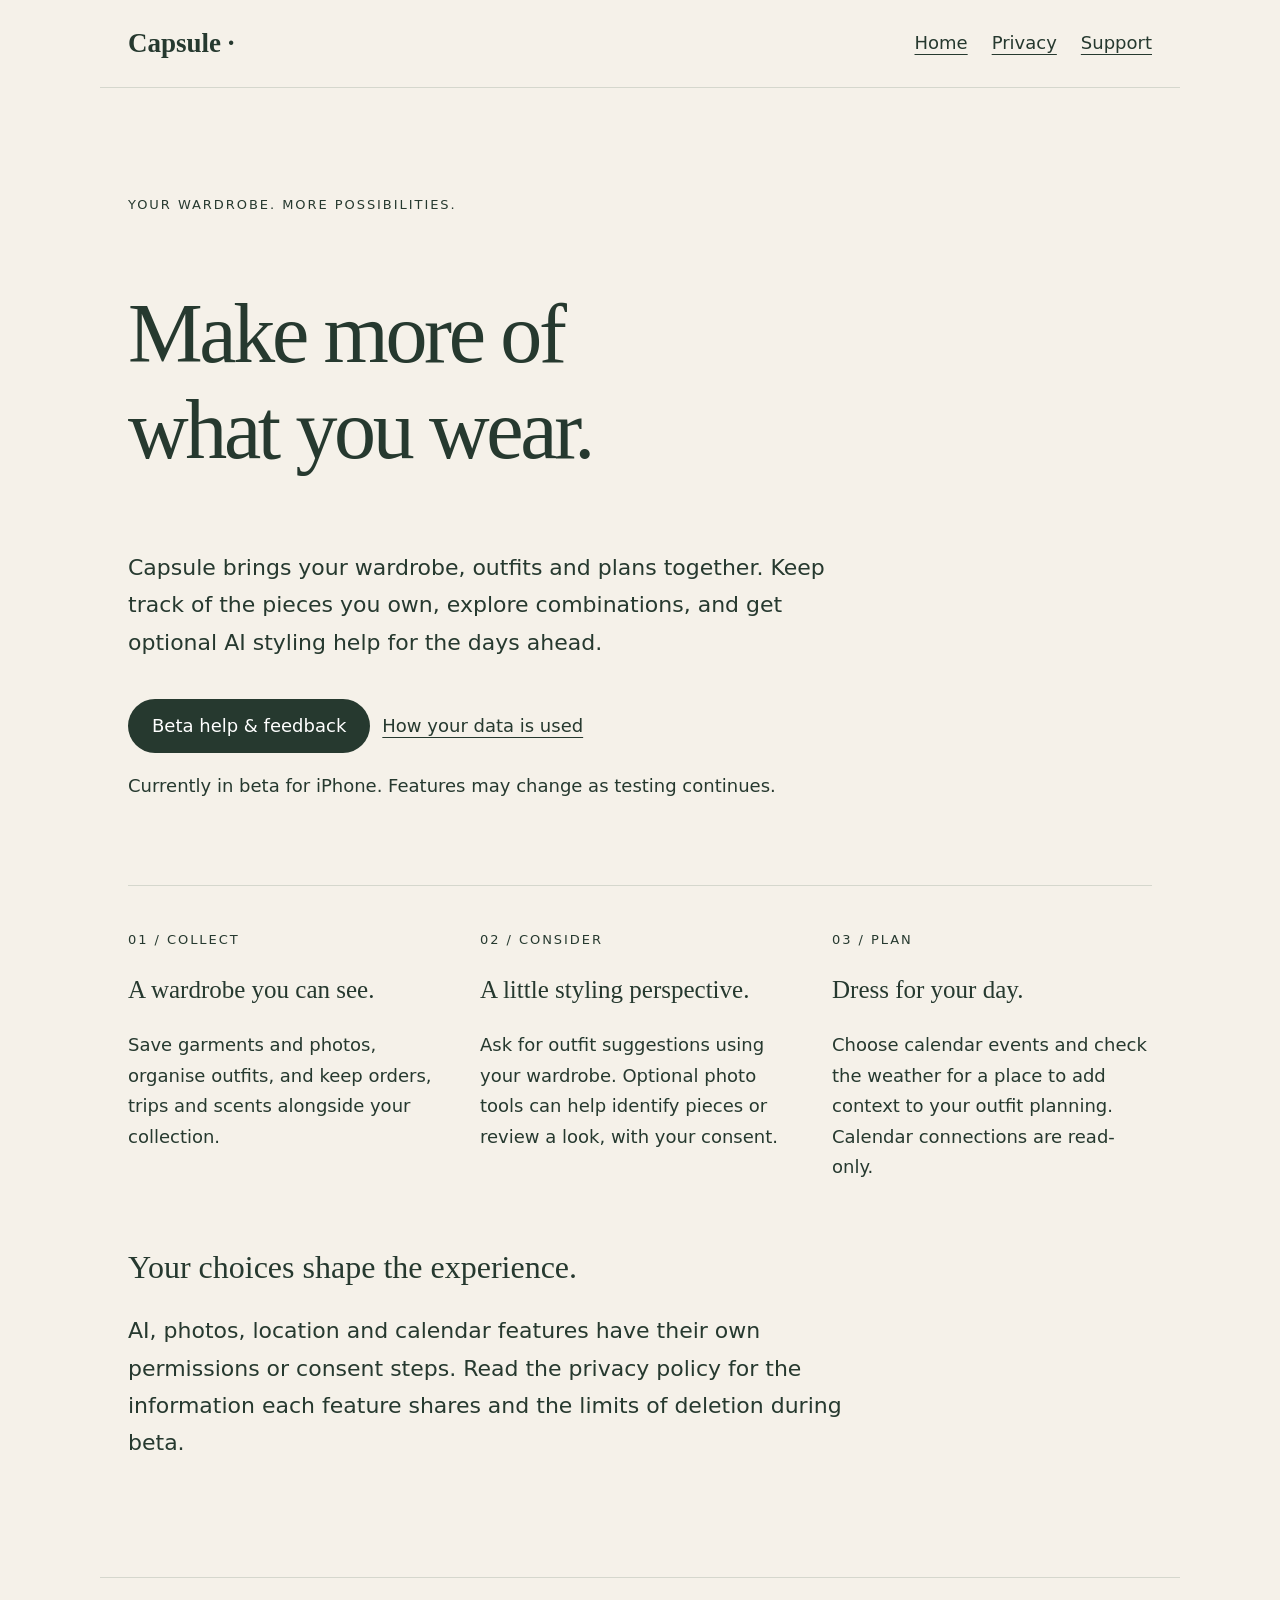
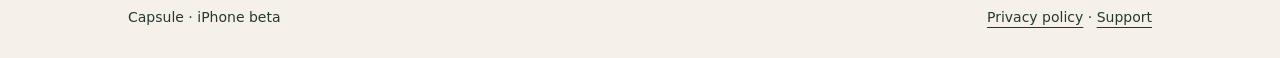
<file: index.html>
<!doctype html><html lang="en"><head><meta charset="utf-8"><meta name="viewport" content="width=device-width,initial-scale=1"><title>Your wardrobe, considered — Capsule</title><meta name="description" content="Organise your wardrobe and plan outfits with Capsule for iPhone."><link rel="stylesheet" href="styles.css"></head><body><header><a class="brand" href="./">Capsule<span aria-hidden="true"> ·</span></a><nav aria-label="Main navigation"><a href="./">Home</a><a href="privacy.html">Privacy</a><a href="support.html">Support</a></nav></header><main id="main"><section class="hero"><p class="eyebrow">Your wardrobe. More possibilities.</p><h1>Make more of<br>what you wear.</h1><p class="intro">Capsule brings your wardrobe, outfits and plans together. Keep track of the pieces you own, explore combinations, and get optional AI styling help for the days ahead.</p><a class="button" href="support.html">Beta help &amp; feedback</a><a href="privacy.html">How your data is used</a><p>Currently in beta for iPhone. Features may change as testing continues.</p></section><section class="grid" aria-label="Features"><div><p class="eyebrow">01 / Collect</p><h3>A wardrobe you can see.</h3><p>Save garments and photos, organise outfits, and keep orders, trips and scents alongside your collection.</p></div><div><p class="eyebrow">02 / Consider</p><h3>A little styling perspective.</h3><p>Ask for outfit suggestions using your wardrobe. Optional photo tools can help identify pieces or review a look, with your consent.</p></div><div><p class="eyebrow">03 / Plan</p><h3>Dress for your day.</h3><p>Choose calendar events and check the weather for a place to add context to your outfit planning. Calendar connections are read-only.</p></div></section><section><h2>Your choices shape the experience.</h2><p class="intro">AI, photos, location and calendar features have their own permissions or consent steps. Read the privacy policy for the information each feature shares and the limits of deletion during beta.</p></section></main><footer><span>Capsule · iPhone beta</span><span><a href="privacy.html">Privacy policy</a> · <a href="support.html">Support</a></span></footer></body></html>
</file>
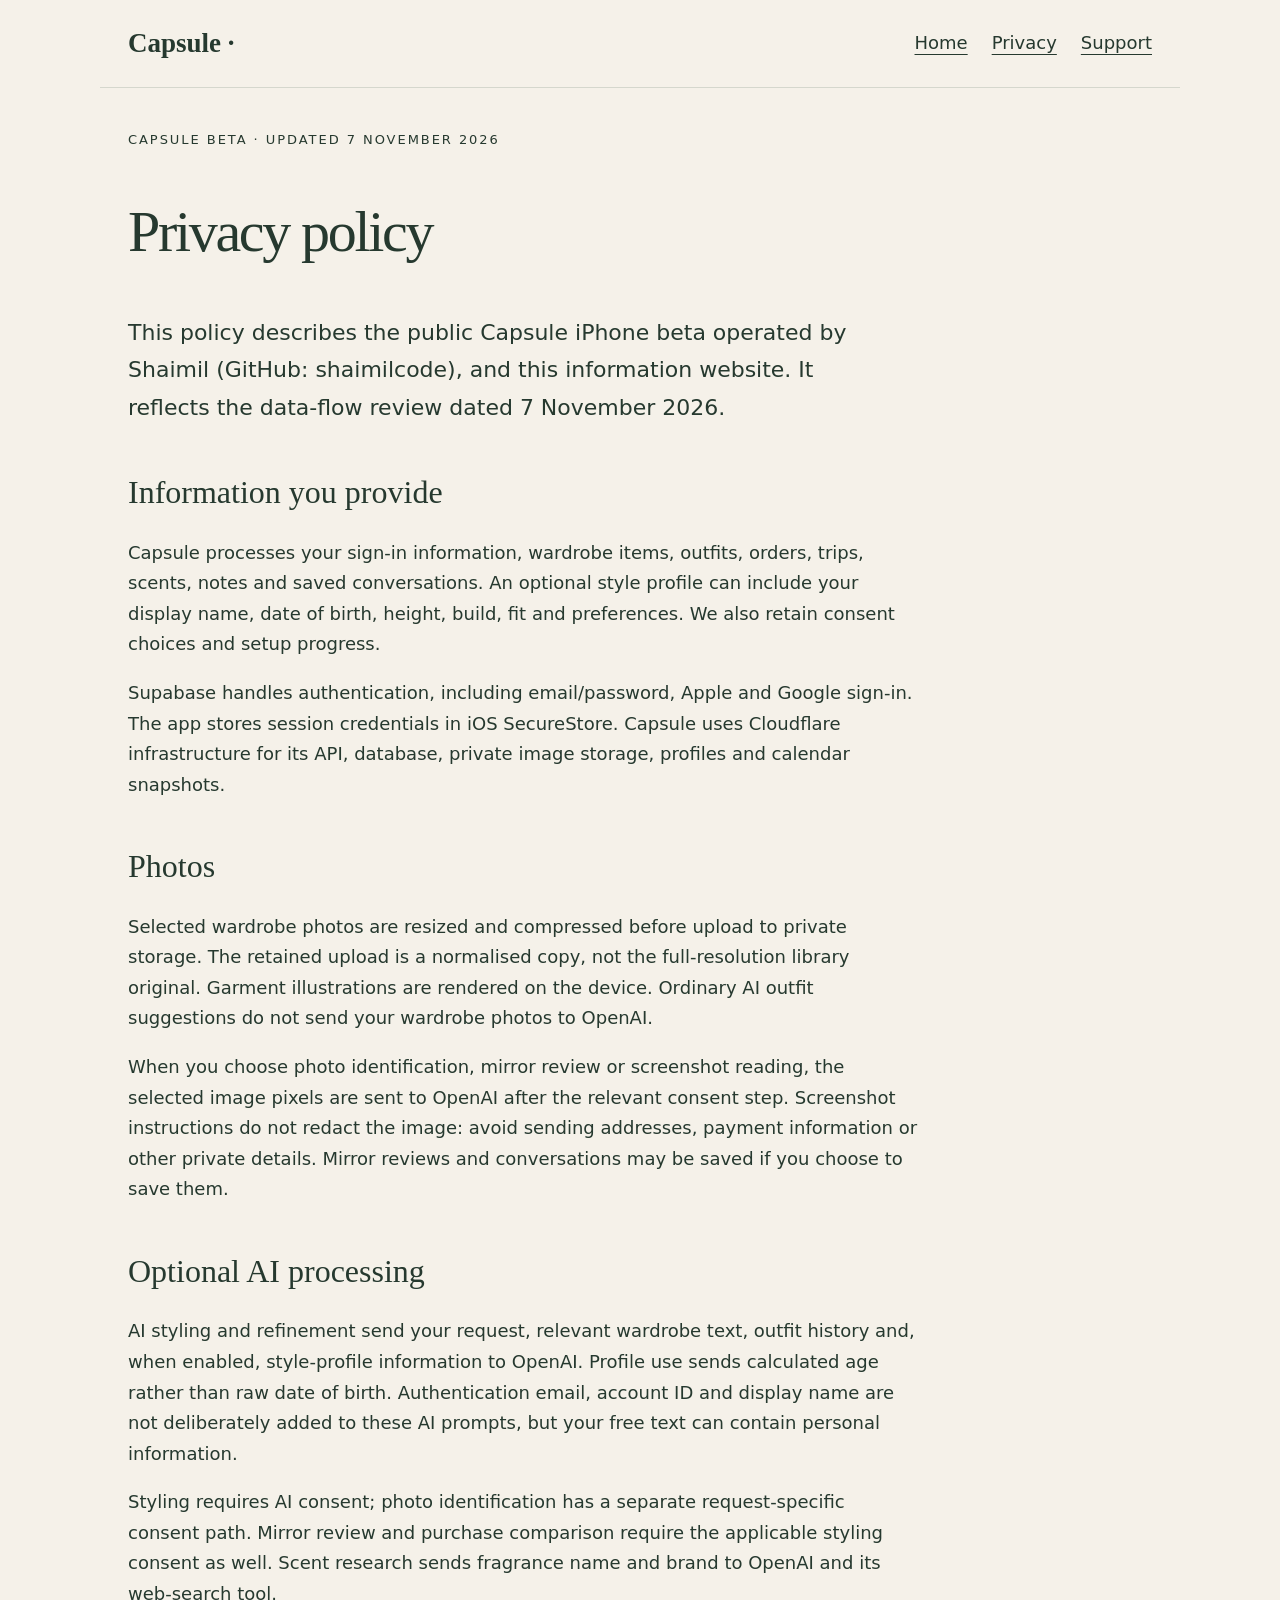
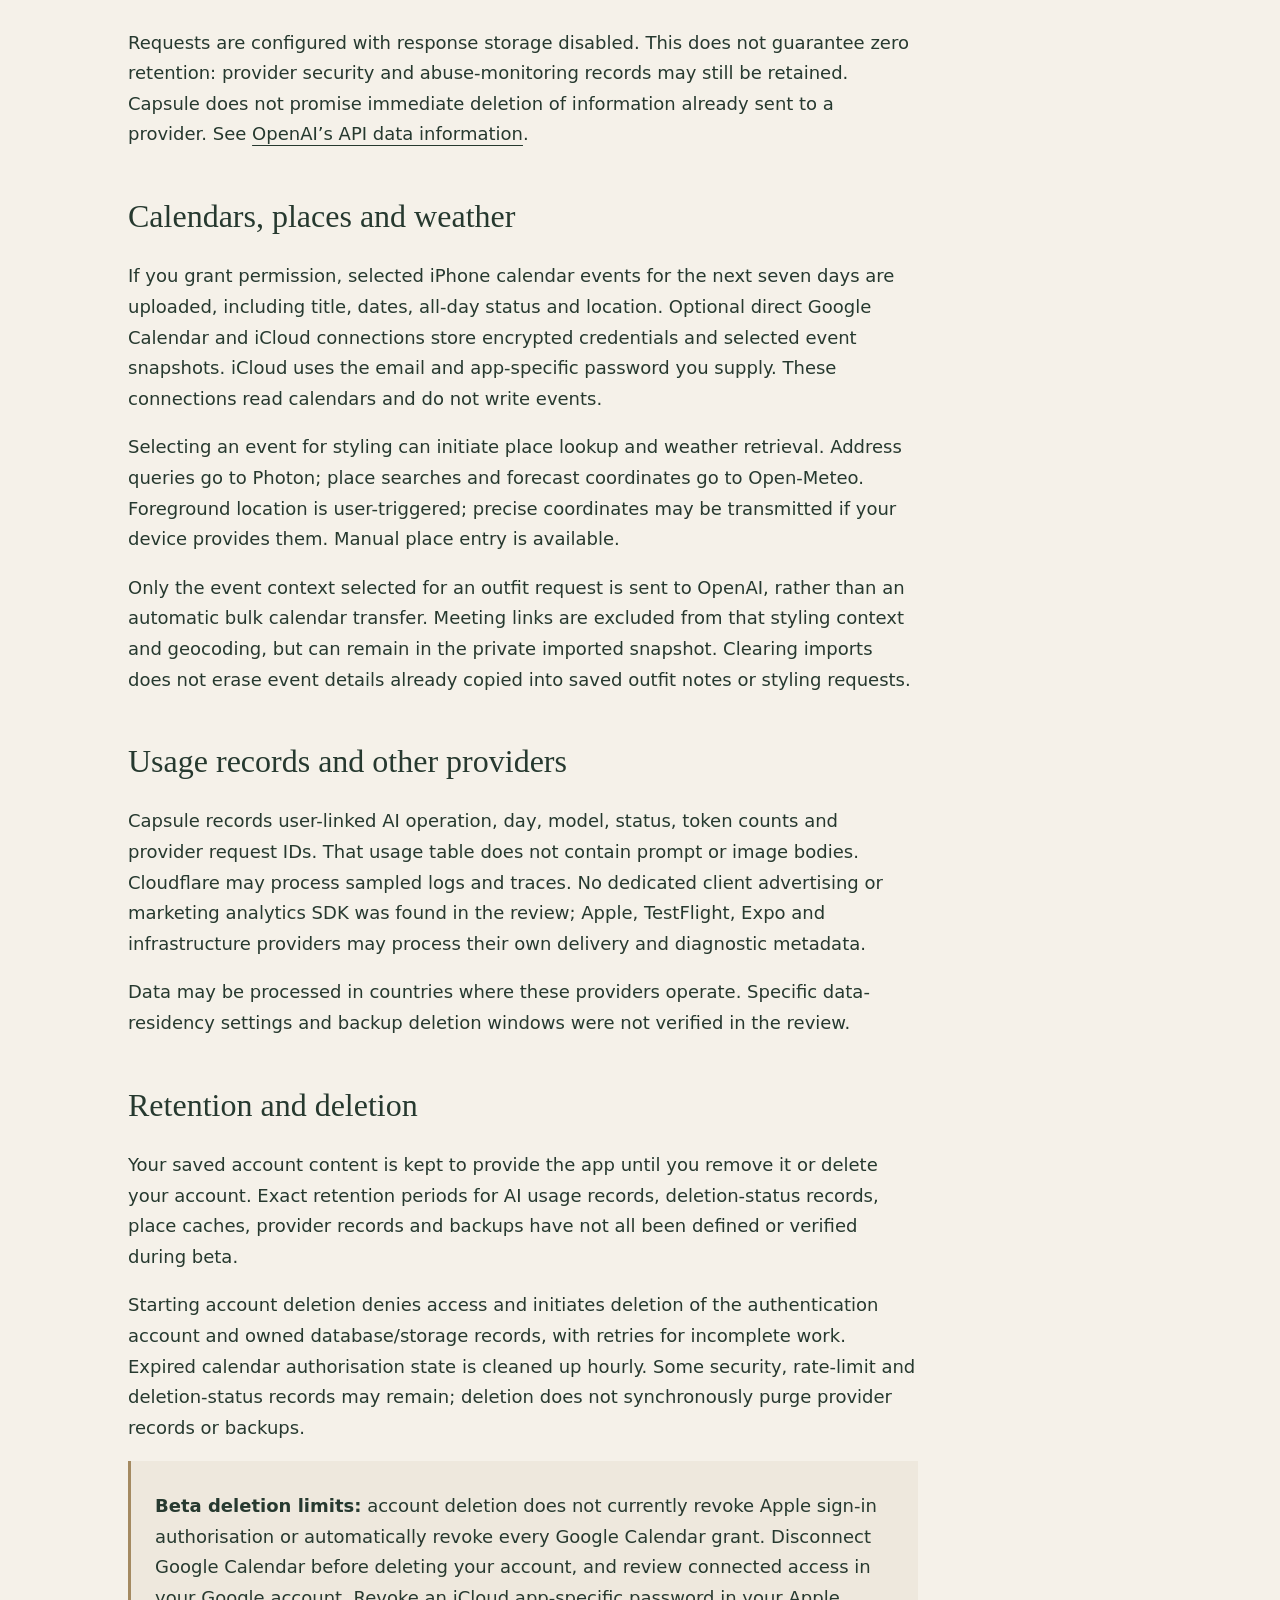
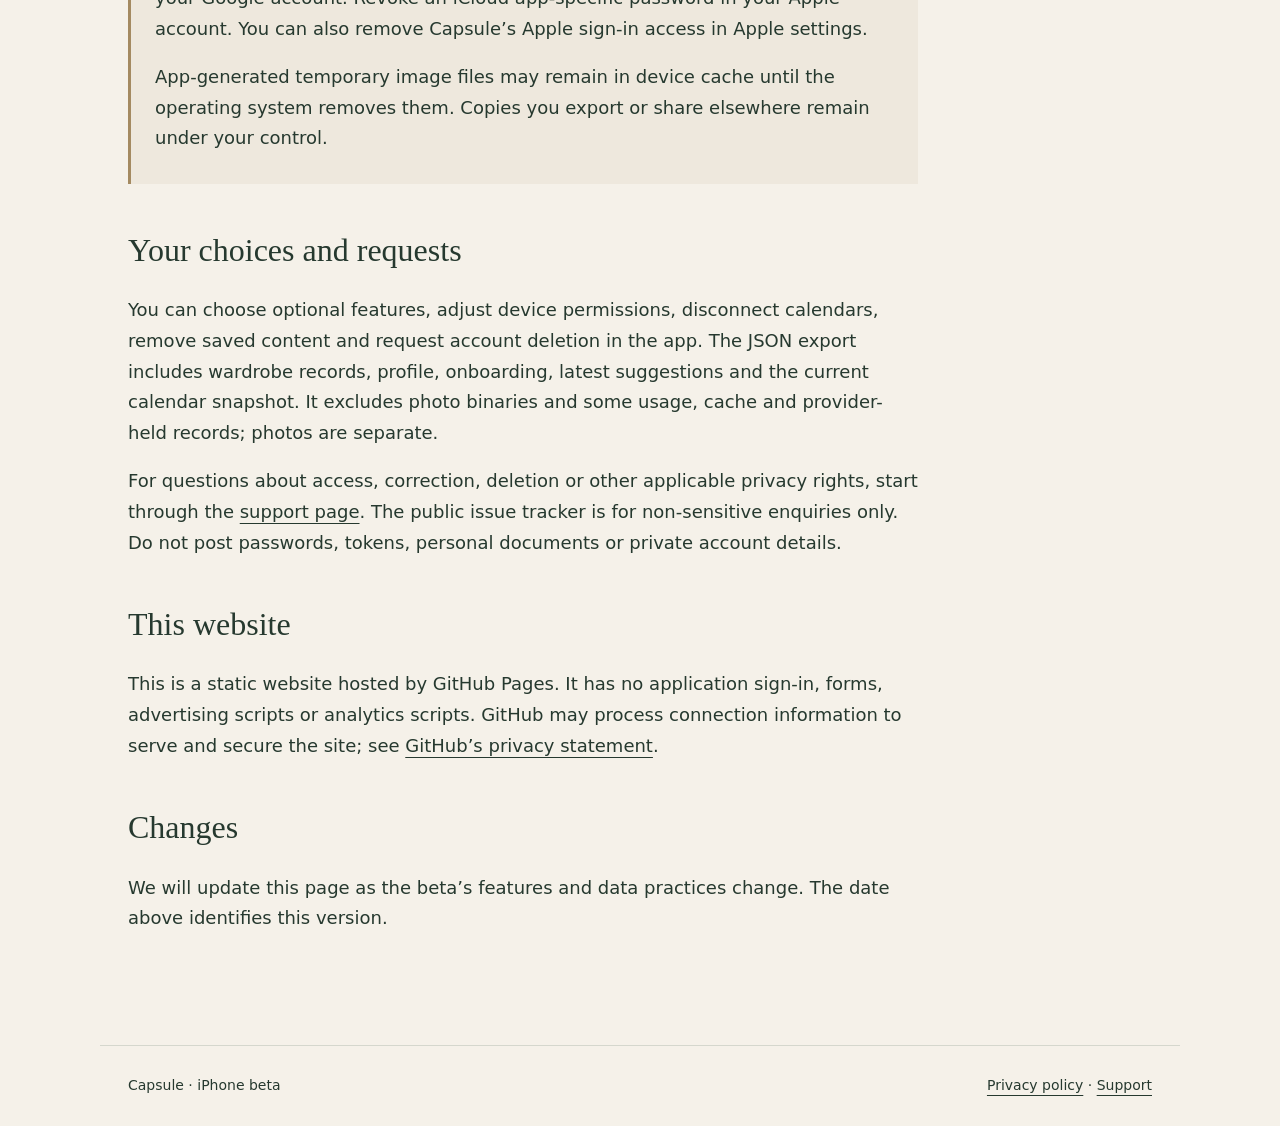
<file: privacy.html>
<!doctype html><html lang="en"><head><meta charset="utf-8"><meta name="viewport" content="width=device-width,initial-scale=1"><title>Privacy policy — Capsule</title><meta name="description" content="How Capsule beta processes account, wardrobe, photo, AI, location and calendar data."><link rel="stylesheet" href="styles.css"></head><body><header><a class="brand" href="./">Capsule<span aria-hidden="true"> ·</span></a><nav aria-label="Main navigation"><a href="./">Home</a><a href="privacy.html">Privacy</a><a href="support.html">Support</a></nav></header><main id="main"><article class="article"><p class="eyebrow">Capsule beta · Updated 7 November 2026</p><h1>Privacy policy</h1><p class="intro">This policy describes the public Capsule iPhone beta operated by Shaimil (GitHub: shaimilcode), and this information website. It reflects the data-flow review dated 7 November 2026.</p><h2>Information you provide</h2><p>Capsule processes your sign-in information, wardrobe items, outfits, orders, trips, scents, notes and saved conversations. An optional style profile can include your display name, date of birth, height, build, fit and preferences. We also retain consent choices and setup progress.</p><p>Supabase handles authentication, including email/password, Apple and Google sign-in. The app stores session credentials in iOS SecureStore. Capsule uses Cloudflare infrastructure for its API, database, private image storage, profiles and calendar snapshots.</p><h2>Photos</h2><p>Selected wardrobe photos are resized and compressed before upload to private storage. The retained upload is a normalised copy, not the full-resolution library original. Garment illustrations are rendered on the device. Ordinary AI outfit suggestions do not send your wardrobe photos to OpenAI.</p><p>When you choose photo identification, mirror review or screenshot reading, the selected image pixels are sent to OpenAI after the relevant consent step. Screenshot instructions do not redact the image: avoid sending addresses, payment information or other private details. Mirror reviews and conversations may be saved if you choose to save them.</p><h2>Optional AI processing</h2><p>AI styling and refinement send your request, relevant wardrobe text, outfit history and, when enabled, style-profile information to OpenAI. Profile use sends calculated age rather than raw date of birth. Authentication email, account ID and display name are not deliberately added to these AI prompts, but your free text can contain personal information.</p><p>Styling requires AI consent; photo identification has a separate request-specific consent path. Mirror review and purchase comparison require the applicable styling consent as well. Scent research sends fragrance name and brand to OpenAI and its web-search tool.</p><p>Requests are configured with response storage disabled. This does not guarantee zero retention: provider security and abuse-monitoring records may still be retained. Capsule does not promise immediate deletion of information already sent to a provider. See <a href="https://developers.openai.com/api/docs/guides/your-data">OpenAI’s API data information</a>.</p><h2>Calendars, places and weather</h2><p>If you grant permission, selected iPhone calendar events for the next seven days are uploaded, including title, dates, all-day status and location. Optional direct Google Calendar and iCloud connections store encrypted credentials and selected event snapshots. iCloud uses the email and app-specific password you supply. These connections read calendars and do not write events.</p><p>Selecting an event for styling can initiate place lookup and weather retrieval. Address queries go to Photon; place searches and forecast coordinates go to Open-Meteo. Foreground location is user-triggered; precise coordinates may be transmitted if your device provides them. Manual place entry is available.</p><p>Only the event context selected for an outfit request is sent to OpenAI, rather than an automatic bulk calendar transfer. Meeting links are excluded from that styling context and geocoding, but can remain in the private imported snapshot. Clearing imports does not erase event details already copied into saved outfit notes or styling requests.</p><h2>Usage records and other providers</h2><p>Capsule records user-linked AI operation, day, model, status, token counts and provider request IDs. That usage table does not contain prompt or image bodies. Cloudflare may process sampled logs and traces. No dedicated client advertising or marketing analytics SDK was found in the review; Apple, TestFlight, Expo and infrastructure providers may process their own delivery and diagnostic metadata.</p><p>Data may be processed in countries where these providers operate. Specific data-residency settings and backup deletion windows were not verified in the review.</p><h2>Retention and deletion</h2><p>Your saved account content is kept to provide the app until you remove it or delete your account. Exact retention periods for AI usage records, deletion-status records, place caches, provider records and backups have not all been defined or verified during beta.</p><p>Starting account deletion denies access and initiates deletion of the authentication account and owned database/storage records, with retries for incomplete work. Expired calendar authorisation state is cleaned up hourly. Some security, rate-limit and deletion-status records may remain; deletion does not synchronously purge provider records or backups.</p><div class="note"><p><strong>Beta deletion limits:</strong> account deletion does not currently revoke Apple sign-in authorisation or automatically revoke every Google Calendar grant. Disconnect Google Calendar before deleting your account, and review connected access in your Google account. Revoke an iCloud app-specific password in your Apple account. You can also remove Capsule’s Apple sign-in access in Apple settings.</p><p>App-generated temporary image files may remain in device cache until the operating system removes them. Copies you export or share elsewhere remain under your control.</p></div><h2>Your choices and requests</h2><p>You can choose optional features, adjust device permissions, disconnect calendars, remove saved content and request account deletion in the app. The JSON export includes wardrobe records, profile, onboarding, latest suggestions and the current calendar snapshot. It excludes photo binaries and some usage, cache and provider-held records; photos are separate.</p><p>For questions about access, correction, deletion or other applicable privacy rights, start through the <a href="support.html">support page</a>. The public issue tracker is for non-sensitive enquiries only. Do not post passwords, tokens, personal documents or private account details.</p><h2>This website</h2><p>This is a static website hosted by GitHub Pages. It has no application sign-in, forms, advertising scripts or analytics scripts. GitHub may process connection information to serve and secure the site; see <a href="https://docs.github.com/en/site-policy/privacy-policies/github-general-privacy-statement">GitHub’s privacy statement</a>.</p><h2>Changes</h2><p>We will update this page as the beta’s features and data practices change. The date above identifies this version.</p></article></main><footer><span>Capsule · iPhone beta</span><span><a href="privacy.html">Privacy policy</a> · <a href="support.html">Support</a></span></footer></body></html>
</file>
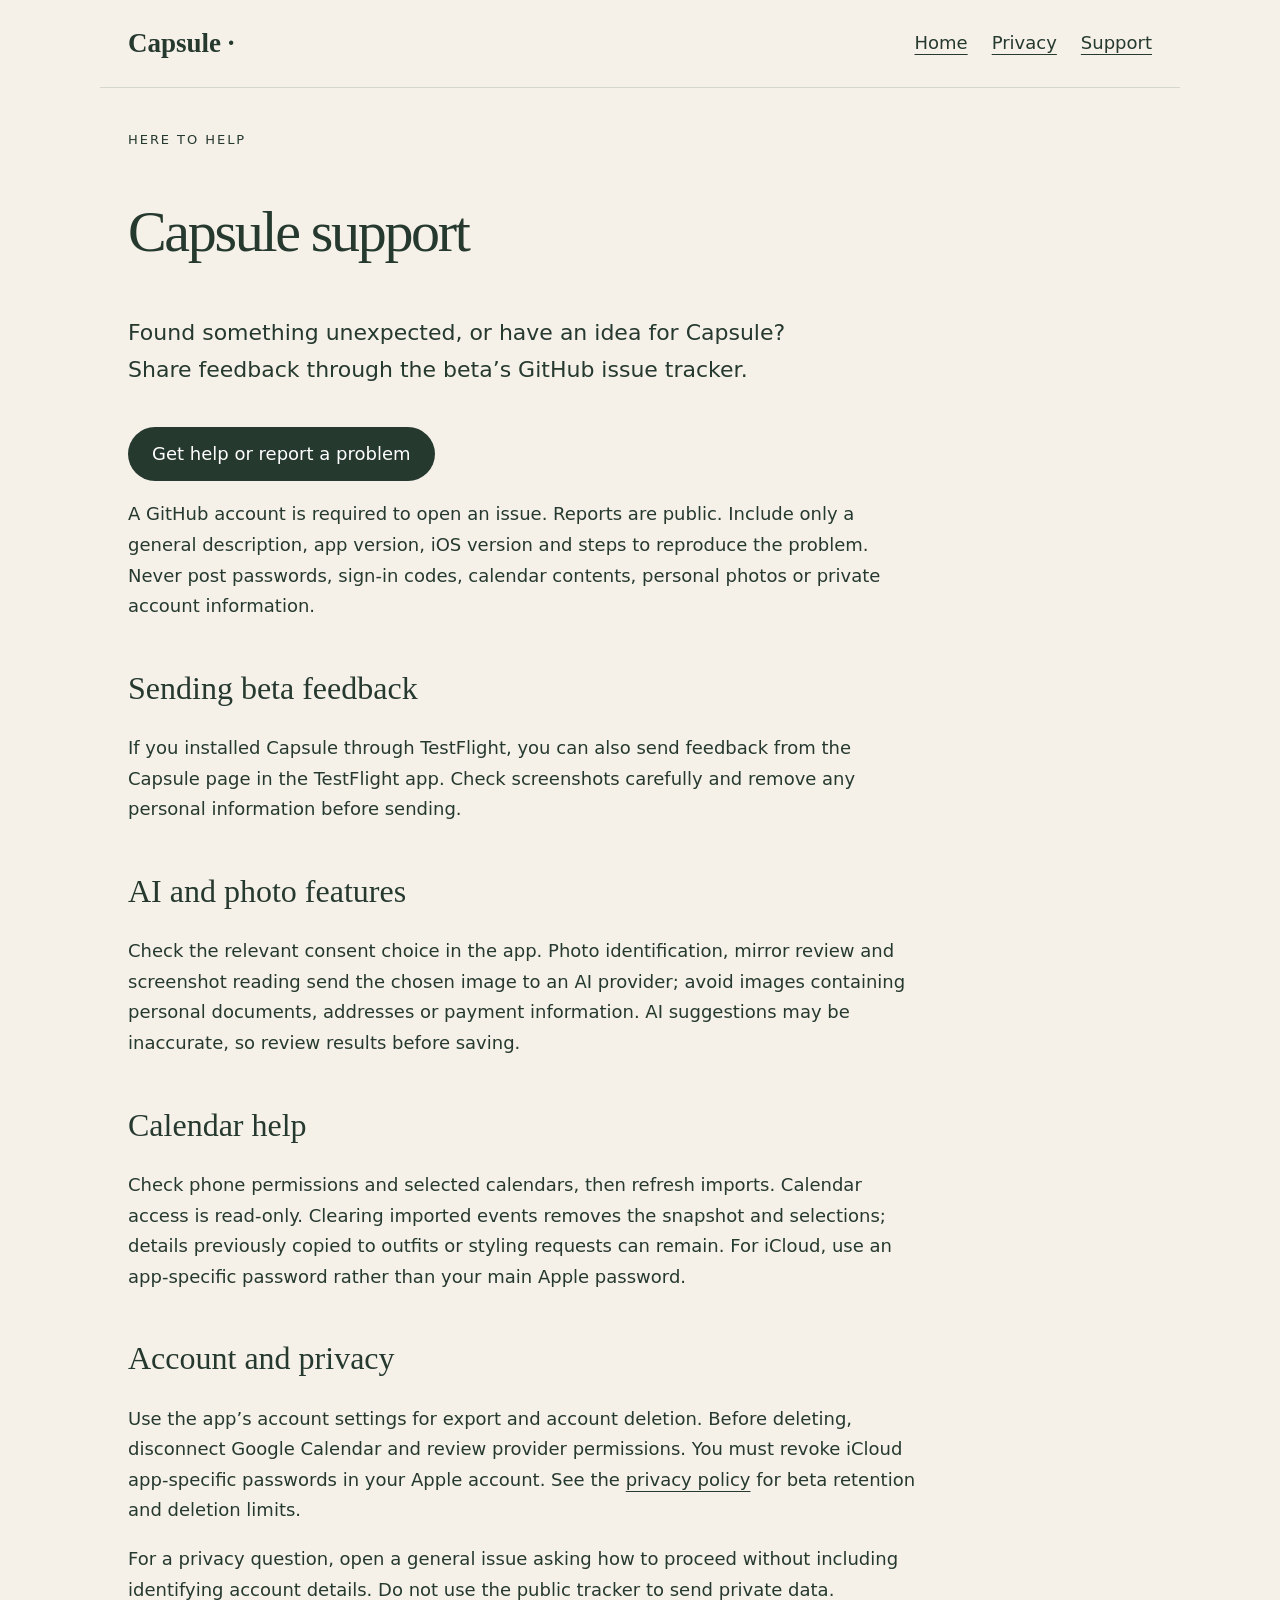
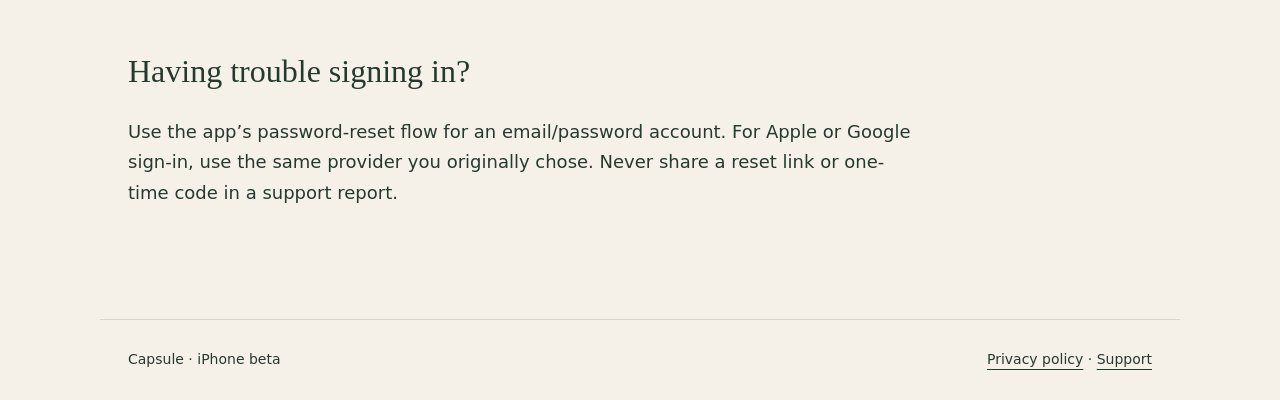
<file: support.html>
<!doctype html><html lang="en"><head><meta charset="utf-8"><meta name="viewport" content="width=device-width,initial-scale=1"><title>Support — Capsule</title><meta name="description" content="Help and feedback for the Capsule iPhone beta."><link rel="stylesheet" href="styles.css"></head><body><header><a class="brand" href="./">Capsule<span aria-hidden="true"> ·</span></a><nav aria-label="Main navigation"><a href="./">Home</a><a href="privacy.html">Privacy</a><a href="support.html">Support</a></nav></header><main id="main"><article class="article"><p class="eyebrow">Here to help</p><h1>Capsule support</h1><p class="intro">Found something unexpected, or have an idea for Capsule? Share feedback through the beta’s GitHub issue tracker.</p><a class="button" href="https://github.com/shaimilcode/capsule-beta-site/issues/new">Get help or report a problem</a><p>A GitHub account is required to open an issue. Reports are public. Include only a general description, app version, iOS version and steps to reproduce the problem. Never post passwords, sign-in codes, calendar contents, personal photos or private account information.</p><h2>Sending beta feedback</h2><p>If you installed Capsule through TestFlight, you can also send feedback from the Capsule page in the TestFlight app. Check screenshots carefully and remove any personal information before sending.</p><h2>AI and photo features</h2><p>Check the relevant consent choice in the app. Photo identification, mirror review and screenshot reading send the chosen image to an AI provider; avoid images containing personal documents, addresses or payment information. AI suggestions may be inaccurate, so review results before saving.</p><h2>Calendar help</h2><p>Check phone permissions and selected calendars, then refresh imports. Calendar access is read-only. Clearing imported events removes the snapshot and selections; details previously copied to outfits or styling requests can remain. For iCloud, use an app-specific password rather than your main Apple password.</p><h2>Account and privacy</h2><p>Use the app’s account settings for export and account deletion. Before deleting, disconnect Google Calendar and review provider permissions. You must revoke iCloud app-specific passwords in your Apple account. See the <a href="privacy.html">privacy policy</a> for beta retention and deletion limits.</p><p>For a privacy question, open a general issue asking how to proceed without including identifying account details. Do not use the public tracker to send private data.</p><h2>Having trouble signing in?</h2><p>Use the app’s password-reset flow for an email/password account. For Apple or Google sign-in, use the same provider you originally chose. Never share a reset link or one-time code in a support report.</p></article></main><footer><span>Capsule · iPhone beta</span><span><a href="privacy.html">Privacy policy</a> · <a href="support.html">Support</a></span></footer></body></html>
</file>
<file: styles.css>
*{box-sizing:border-box}body{margin:0;background:#f5f1e9;color:#26392f;font:18px/1.7 system-ui,sans-serif}a{color:inherit;text-underline-offset:5px}a:hover{color:#786044}a:focus-visible{outline:3px solid #a56d37;outline-offset:5px}header,main,footer{max-width:1080px;margin:auto;padding:28px}header{display:flex;justify-content:space-between;align-items:center;gap:24px;border-bottom:1px solid #d5d7cd}nav{display:flex;gap:24px;flex-wrap:wrap}.brand{font:700 27px Georgia,serif;text-decoration:none}h1,h2,h3{font-family:Georgia,serif;line-height:1.15;font-weight:400}h1{font-size:clamp(42px,7vw,84px);letter-spacing:-.04em;max-width:850px}h2{font-size:32px;margin-top:48px}h3{font-size:25px}.eyebrow{font-size:13px;letter-spacing:.15em;text-transform:uppercase}.intro{font-size:22px;max-width:720px}.hero{padding:65px 0}.button{display:inline-block;background:#26392f;color:#fff;padding:12px 24px;border-radius:30px;text-decoration:none;margin:16px 12px 0 0}.button:hover{color:#fff;background:#465c4d}.grid{display:grid;grid-template-columns:repeat(3,1fr);gap:32px;border-top:1px solid #d5d7cd;padding-top:30px}.article{max-width:790px}.article h1{font-size:58px}footer{font-size:14px;border-top:1px solid #d5d7cd;margin-top:65px;display:flex;justify-content:space-between;gap:20px;flex-wrap:wrap}.note{border-left:3px solid #a48a61;padding:12px 24px;background:#eee8dd}li{margin:10px 0}@media(max-width:650px){header{align-items:flex-start;flex-direction:column}.grid{grid-template-columns:1fr;gap:8px}.hero{padding:25px 0}.article h1{font-size:42px}nav{gap:18px}header,main,footer{padding:22px}}
</file>
